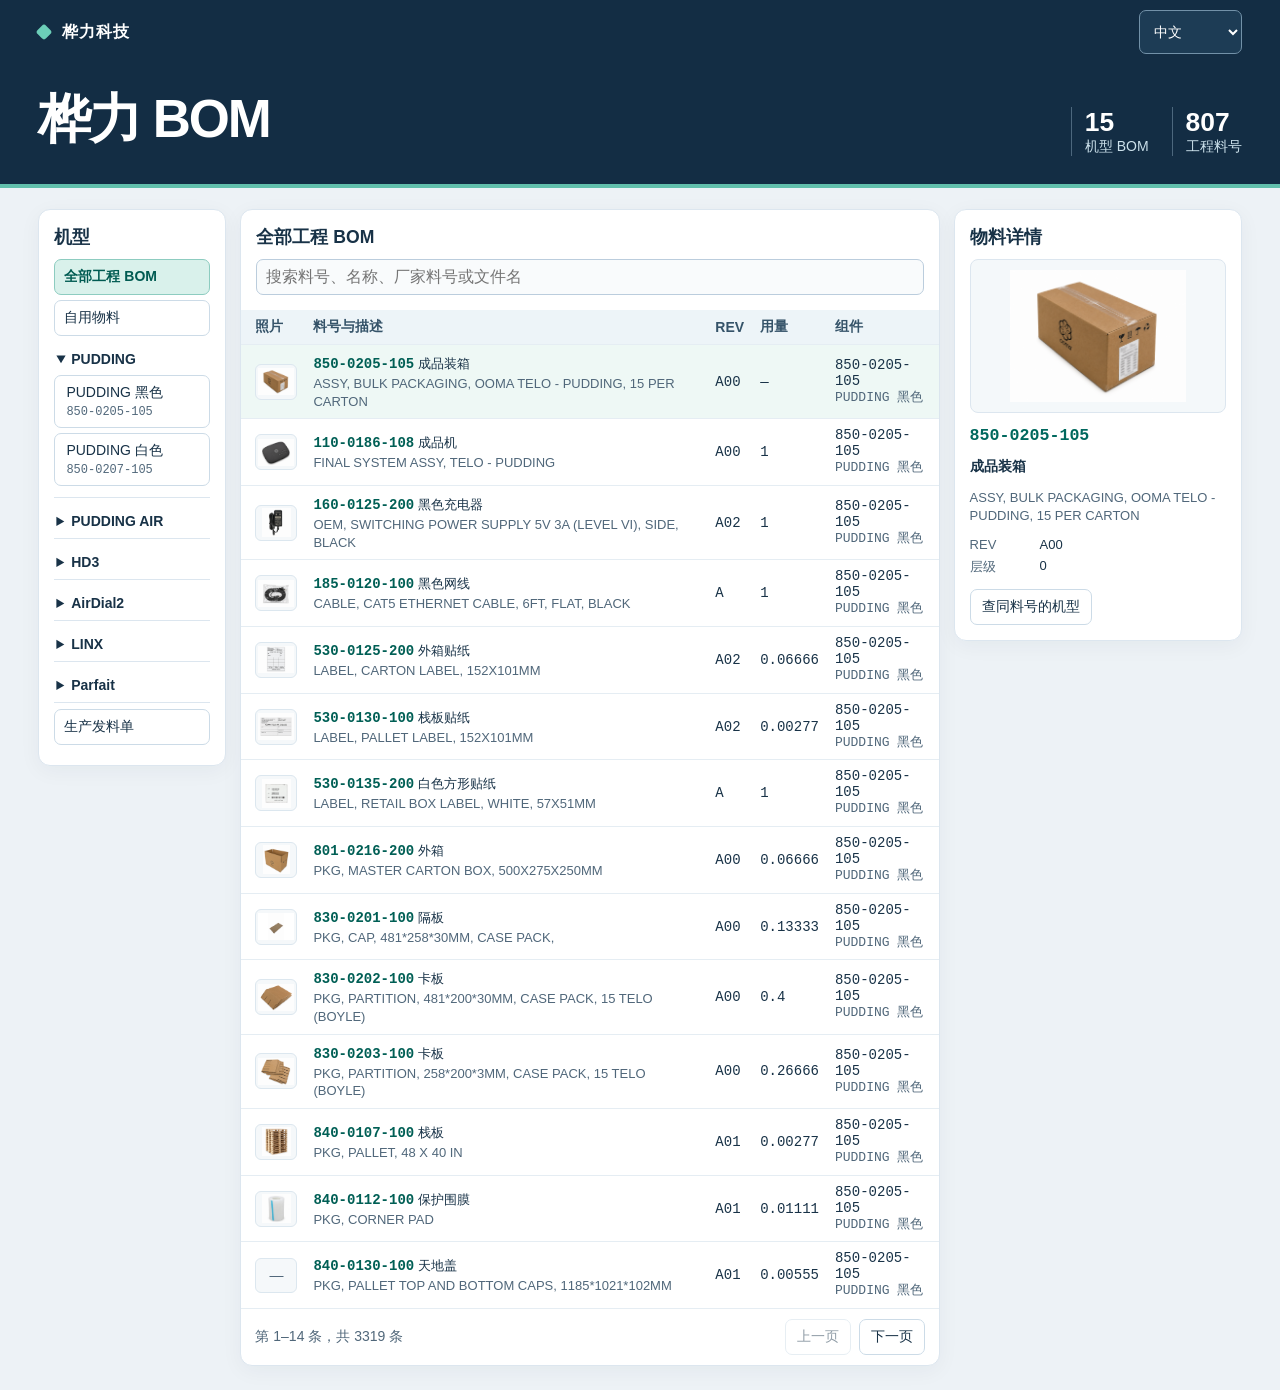
<file: index.html>
<!doctype html>
<html lang="zh-CN">
<head>
  <meta charset="utf-8">
  <meta name="viewport" content="width=device-width, initial-scale=1">
  <title>桦力 BOM</title>
  <link rel="stylesheet" href="./query.css?v=09885434b77e">
  <script defer src="./query.js?v=0b1c4518e194"></script>
</head>
<body>
<header class="mast">
  <div class="shell mastinner">
    <span class="brand"><span class="mark" aria-hidden="true"></span><span data-text="brand">桦力科技</span></span>
    <select id="language" aria-label="语言" data-label="language">
      <option value="zh-CN" lang="zh-CN">中文</option>
      <option value="en" lang="en">English</option>
      <option value="vi" lang="vi">Tiếng Việt</option>
    </select>
  </div>
  <div class="shell hero">
    <div><h1 data-text="title">桦力 BOM</h1></div>
    <dl id="metrics" class="metrics" aria-label="目录统计" data-label="stats"></dl>
  </div>
</header>
<main class="shell">
  <p id="message" class="banner" role="status" hidden></p>
  <div class="layout">
    <nav class="panel navigation" aria-label="选择机型" data-label="models">
      <h2 data-text="models">机型</h2>
      <div id="models"></div>
    </nav>
    <section class="panel list" aria-labelledby="list-title">
      <div class="list-head">
        <h2 id="list-title" data-text="list">物料清单</h2>
        <div class="filters">
          <select id="sections" aria-label="筛选组件" data-label="componentFilter"></select>
          <input id="search" type="search" placeholder="搜索料号、名称或厂家料号" aria-label="搜索物料" data-label="searchLabel">
        </div>
      </div>
      <div class="scroll"><table>
        <thead><tr><th data-text="photo">照片</th><th id="part-heading" data-text="part">料号与描述</th><th id="rev-heading" data-text="rev">REV</th><th id="qty-heading" data-text="quantity">用量</th><th id="component-heading" data-text="component">组件</th></tr></thead>
        <tbody id="rows"></tbody>
      </table></div>
      <div class="pager"><span id="page-status" role="status"></span><div class="actions">
        <button id="previous" type="button" data-text="previous">上一页</button><button id="next" type="button" data-text="next">下一页</button>
      </div></div>
    </section>
    <aside id="detail" class="panel detail" aria-label="物料详情" data-label="detail"></aside>
  </div>
</main>
<dialog id="image-dialog">
  <div class="dialog-head"><h2 id="image-title" data-text="realPhoto">实物照片</h2><button class="close" type="button" data-text="close">关闭</button></div>
  <div class="dialog-body"><img id="large-image" alt="物料照片" data-alt="realPhoto"></div>
</dialog>
</body>
</html>
</file>
<file: query.css>
:root{font:16px "Segoe UI","Microsoft YaHei",sans-serif;color:#183247;background:#edf2f6;--ink:#183247;--muted:#50677a;--line:#dce6ef;--teal:#00685e}
*{box-sizing:border-box}body{margin:0}button,input,select{font:inherit}button{cursor:pointer}button:disabled{opacity:.48;cursor:default}button:focus-visible,input:focus-visible,select:focus-visible,summary:focus-visible{outline:3px solid #57ad9f;outline-offset:2px}[hidden]{display:none!important}
.shell{width:min(1510px,100%);margin:auto;padding-inline:clamp(14px,3vw,43px)}
.mast{background:#132d44;color:#fff;border-bottom:4px solid #61bfac}.mastinner{height:64px;display:flex;justify-content:space-between;align-items:center;gap:12px}.brand{font-weight:700;display:flex;gap:12px;align-items:center;letter-spacing:.06em}.mark{display:inline-block;width:12px;height:12px;background:#6cceb8;border-radius:3px;transform:rotate(45deg)}
.hero{display:flex;gap:18px;justify-content:space-between;align-items:end;padding-block:20px 28px}.hero h1{margin:0;font-size:clamp(2rem,4.3vw,3.3rem);letter-spacing:-.04em}.hero p{margin:6px 0 0;color:#cce1eb;font-size:14px}
.metrics{display:flex;gap:23px;margin:0}.metrics div{min-width:max-content;padding-left:13px;border-left:1px solid #4c677d}.metrics dd{margin:0;font-size:1.65rem;font-weight:750}.metrics dt{font-size:14px;color:#cce1eb}
main{padding-top:21px;padding-bottom:24px}.layout{display:grid;grid-template-columns:188px minmax(0,1fr) 288px;gap:14px;align-items:start}
.panel{background:#fff;border:1px solid var(--line);border-radius:12px;overflow:hidden;box-shadow:0 5px 21px #1730470c}.navigation,.detail{padding:15px}.navigation h2,.list h2,.detail h2{font-size:1.1rem;margin:0 0 10px}.navigation button{display:block;width:100%;text-align:left;padding:8px 9px;margin:5px 0}.navigation button[aria-current=true]{background:#d9f1eb;color:#005b52;border-color:#8dccc0;font-weight:700}.navigation small{display:block;font-size:12px;margin-top:3px;color:var(--muted)}
.source-path{margin-top:15px;border-top:1px solid var(--line);padding-top:11px;font-size:13px;color:var(--muted);overflow-wrap:anywhere}.source-path summary{cursor:pointer;font-size:14px}.source-path ul{padding-left:15px}
.actions,.filters,.pager,.inline{display:flex;align-items:center;gap:8px}.actions,.filters{flex-wrap:wrap}.inline{font-size:14px}.inline input{width:16px;height:16px;accent-color:var(--teal)}button{min-height:36px;border:1px solid #ccdbe7;background:#fff;color:var(--ink);border-radius:7px;font-size:14px;padding:7px 11px}
.primary{background:#00695e;color:#fff;border-color:#00695e;font-weight:700}.mast .primary{background:#a4e5d4;border-color:#a4e5d4;color:#103c31}.on-dark{color:#effaff;background:#23445d;border-color:#618096}
.list-head{padding:15px}.filters select,.filters input[type=search],.form-fields input,.form-fields select{min-width:0;padding:8px 9px;border:1px solid #bbcddd;border-radius:7px;background:#f9fbfc;color:var(--ink)}.filters input[type=search]{flex:1 1 170px}.filters select{max-width:100%;font-size:14px}
.scroll{overflow-x:auto}table{border-collapse:collapse;width:100%;text-align:left;min-width:520px}thead{background:#edf4f8;color:#355369}td,th{padding:8px;border-bottom:1px solid #e5edf3;font-size:14px;vertical-align:middle}td:first-child,th:first-child{padding-left:14px}tr.selected td{background:#eef8f5}tbody tr:hover td{background:#f3f8fb}
.part,.mono{font-family:Consolas,monospace;font-variant-numeric:tabular-nums}.part{background:transparent;border:0;padding:3px 0;min-height:0;color:#005f55;font-weight:750;text-align:left}.part:hover{text-decoration:underline}.describe{display:block;font-size:13px;color:var(--muted);line-height:1.36;overflow-wrap:anywhere}.tn,.none{width:42px;height:35px;border:1px solid #dce7ef;border-radius:6px;padding:2px;background:#f5f8fa;display:grid;place-items:center;color:var(--muted)}.tn img{width:100%;height:29px;object-fit:contain}
.pager{padding:10px 14px;justify-content:space-between;flex-wrap:wrap;color:var(--muted);font-size:14px}.empty{text-align:center;padding:22px}.detail{position:sticky;top:12px;overflow:auto;max-height:calc(100vh - 24px)}
.detail .photo{height:154px;width:100%;background:#f4f8fa;border:1px solid var(--line);border-radius:8px;display:grid;place-items:center;color:var(--muted)}.detail .photo img{max-width:100%;width:100%;height:132px;object-fit:contain}.detail .caption{margin:6px 0;font-size:13px;color:var(--muted);overflow-wrap:anywhere}.detail h3{margin:13px 0 7px;font-size:14px}.detail ul{padding-left:16px;margin:5px 0 12px;font-size:13px;overflow-wrap:anywhere}.detail .part-id{font-size:1.04rem;font-weight:750;color:var(--teal);margin:13px 0 4px}.kv{display:grid;grid-template-columns:64px minmax(0,1fr);gap:6px;font-size:13px}.kv dt{color:var(--muted)}.kv dd{margin:0;overflow-wrap:anywhere}
.banner{padding:11px 13px;border-radius:8px;border:1px solid #b1d6c9;background:#e5f5ed;margin:0 0 14px}.error{color:#8c2928;background:#fff1ed;border-color:#e3b5a9}.muted{color:var(--muted)}
dialog{width:min(780px,calc(100vw - 24px));max-height:calc(100vh - 30px);padding:0;border:1px solid #c8d9e5;border-radius:12px;color:var(--ink)}dialog::backdrop{background:#0c253b9e}.dialog-head,.dialog-foot{padding:13px 17px;display:flex;justify-content:space-between;align-items:center;gap:12px}.dialog-head{border-bottom:1px solid var(--line)}.dialog-foot{border-top:1px solid var(--line);justify-content:flex-end;flex-wrap:wrap}.dialog-head h2{font-size:1.12rem;margin:0}.dialog-body{padding:14px 17px;max-height:68vh;overflow:auto}.dialog-body p:first-child{margin-top:0}.dialog-body ul{margin:6px 0 12px;padding-left:20px}.dialog-body td,.dialog-body th{font-size:13px}.dialog-body table{min-width:525px}.changes td:first-child{font-weight:700}.changes ul{margin:0;padding-left:15px}.version-row{display:flex;justify-content:space-between;gap:12px;align-items:center;padding:8px 0;border-bottom:1px solid var(--line);font-size:14px}.version-row small{display:block;color:var(--muted);margin-top:3px}.form-fields{display:grid;gap:13px}.form-fields label{display:grid;gap:5px}.form-fields input,.form-fields select{width:100%}#photo-status{margin:0}#large-image{display:block;max-width:100%;max-height:65vh;margin:auto;object-fit:contain}
@media(max-width:1120px){.layout{grid-template-columns:165px minmax(0,1fr)}.detail{position:static;max-height:none;grid-column:2}}
@media(max-width:670px){.layout{grid-template-columns:minmax(0,1fr)}.detail{grid-column:1}.navigation #models{display:flex;gap:6px}.hero{align-items:start;flex-direction:column}.metrics{gap:12px}.metrics dd{font-size:1.35rem}.metrics dt{font-size:13px}.mastinner{height:auto;min-height:60px}}
.family{margin:6px 0;padding-block:6px;border-bottom:1px solid var(--line)}.family summary,.version-row summary{cursor:pointer;padding:3px 2px;font-size:14px;font-weight:600}.family button{padding-left:11px}.row-label{font-size:13px}.archive-links{display:grid;grid-template-columns:repeat(auto-fit,minmax(145px,1fr));gap:5px 16px}.version-row>div{flex:1}
@media(max-width:670px){.navigation #models{display:block}}
.personal-list{min-width:0}.personal-list th:first-child{width:74px}.personal-list .part,.detail .part-id{overflow-wrap:anywhere}
#language{min-height:44px;max-width:48%;padding:7px 10px;border:1px solid #7291a8;border-radius:7px;background:#1d3c55;color:#fff;font-size:14px}
@media(max-width:670px){.metrics div{min-width:0}}
</file>
